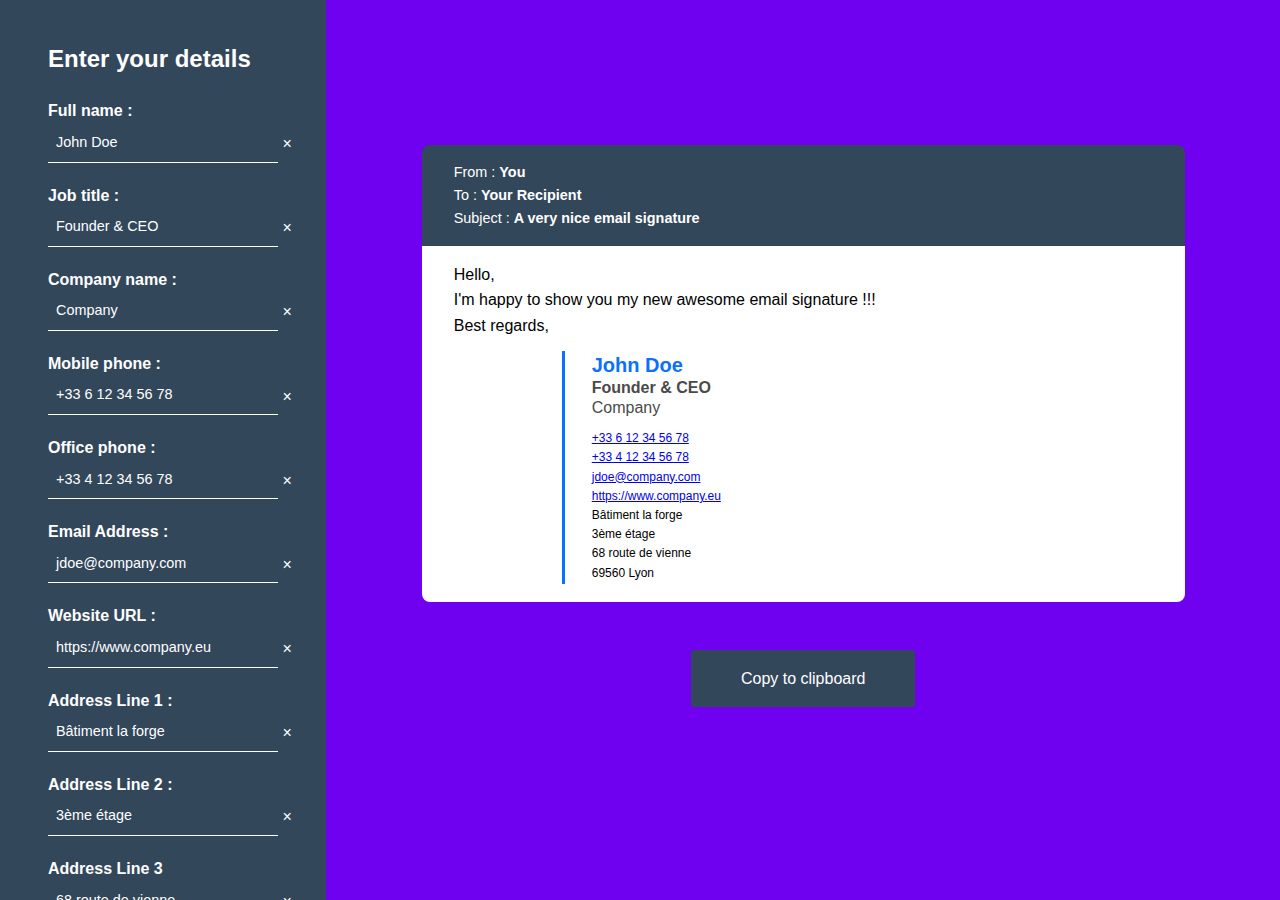
<file: index.html>
<!DOCTYPE html>
<html lang="en">
    <head>
        <meta charset="utf-8">
        <script src="script.js"></script>
        <link href="style.css" type="text/css" rel="stylesheet" /> 
    </head>
    <body>
        <div class="container">
            
            <span id="details" >
                <h2>Enter your details</h2>
                <div id="input_fullName">
                    <h4>Full name :</h4>
                    <div class="inputDetail"><input type="text" value="John Doe"><span class="inputReset">×</span></div>
                </div>
                <div id="input_jobTitle">
                    <h4>Job title  :</h4>
                    <div class="inputDetail"><input type="text" value="Founder & CEO"><span class="inputReset">×</span></div>
                </div>
                <div id="input_company">
                    <h4>Company name :</h4>
                    <div class="inputDetail"><input type="text" value="Company"><span class="inputReset">×</span></div>
                </div>
                <div id="input_phoneMobile">
                    <h4>Mobile phone :</h4>
                    <div class="inputDetail"><input type="text" value="+33 6 12 34 56 78"><span class="inputReset">×</span></div>
                </div>
                <div id="input_phoneOffice">
                    <h4>Office phone :</h4>
                    <div class="inputDetail"><input type="text" value="+33 4 12 34 56 78"><span class="inputReset">×</span></div>
                </div>
                <div id="input_email">
                    <h4>Email Address :</h4>
                    <div class="inputDetail"><input type="text" value="jdoe@company.com"><span class="inputReset">×</span></div>
                </div>
                <div id="input_website">
                    <h4>Website URL :</h4>
                    <div class="inputDetail"><input type="text" value="https://www.company.eu"><span class="inputReset">×</span></div>
                </div>
                <div id="input_adressL1">
                    <h4>Address Line 1 :</h4>
                    <div class="inputDetail"><input type="text" value="Bâtiment la forge"><span class="inputReset">×</span></div>
                </div>
                <div id="input_adressL2">
                    <h4>Address Line 2 :</h4>
                    <div class="inputDetail"><input type="text" value="3ème étage"><span class="inputReset">×</span></div>
                </div>
                <div id="input_adressL3">
                    <h4>Address Line 3</h4>
                    <div class="inputDetail"><input type="text" value="68 route de vienne"><span class="inputReset">×</span></div>
                </div>
                <div id="input_zipCity">
                    <h4>ZIP Code & City :</h4>
                    <div class="inputDetail"><input type="text" value="69560 Lyon"><span class="inputReset">×</span></div>
                </div>

                <h2>Upload your images</h2>
                <div id ="input_persoPict" >
                    <h4>Profile picture :</h4>
                    <div class="inputDetail"><input type="file" accept=".jpg,.jpeg,.png" value="./img/default_user.png"><span class="inputReset">×</span></div>
                </div>
                <div id ="input_compaLogo">
                    <h4>Company logo :</h4>
                    <div class="inputDetail"><input type="file" accept=".jpg,.jpeg,.png" value="./img/default_logo.png"><span class="inputReset">×</span></div>
                </div>

                <h2>Select colors</h2>
                <div class="inputColor" id="primaColor">
                    <h4>Primary color :</h4>
                    <div><input  type="color" value="#0A70FF"></div>
                </div>
                <div class="inputColor" id="secondColor">
                    <h4>Secondary color :</h4>
                    <div><input type="color" value="#4A4A4A"></div>
                </div>

            </span>
            <section class="visualise">
                <div class="frame">
                    <div class="frameHeader">
                        <span>From : <strong> You</strong></span>
                        <span>To : <strong> Your Recipient</strong></span>
                        <span>Subject : <strong> A very nice email signature</strong></span>
                    </div>
                    <div class="frameBody">
                        Hello, <br>
                        I'm happy to show you my new awesome email signature !!!<br>
                        Best regards,


                        <!-- Signature email -->
                        <div id="emailSign">
                            <html>
                                <head>
                                    <meta charset="utf-8">
                                </head>
                                <body>
                                    <table>
                                        <tr>
                                            <td valign="top" halign="center" width=80>
                                                <table>
                                                    <tr><td><img id="sign_persoPict" src="./img/default_user.png" width="80" height="80"></td></tr>
                                                    <tr height=10></tr>
                                                    <tr><td><img id="sign_compaLogo" src="./img/default_logo.png" width="80" height="80"></td></tr>
                                                </table>
                                            </td>
                                            <td valign="top" class="primaBorder" width="20" style="border-right:solid 3px; border-color: #0A70FF; Margin:0;">
                                            <td width="20"></td>
                                            <td valign="top">
                                                <div style="line-height:1.3; font-size:16px;">
                                                    <div id="sign_fullName" class="primaColor" style="font-size:20px; font-weight:bold; color:#0A70FF">John Do</div>
                                                    <div id="sign_jobTitle" class="secondColor" style="font-weight:bold; color: #4A4A4A;">Founder &amp; CEO</div>
                                                    <div id="sign_company" class="secondColor" style="color: #4A4A4A;">Company</div>
                                                </div>
                                                <table style="font-size:12px;" cellspacing="0" cellpadding="0">
                                                    <tr height=10></tr>
                                                    <tr><td id="sign_phoneMobile"><a href="tel:+33612345678">+33 6 12 34 56 78</a></td></tr>
                                                    <tr><td id="sign_phoneOffice"><a href="tel:+33412345678">+33 4 12 34 56 78</a></td></tr>
                                                    <tr><td id="sign_email"><a href="mailto:jdoe@company.com">jdoe@company.com</a></td></tr>
                                                    <tr><td id="sign_website"><a href="https://www.company.com/">www.company.com</a></td></tr>
                                                    <tr><td id="sign_input_adressL1">Bâtiment la forge</td></tr>
                                                    <tr><td id="sign_input_adressL2">3ème étage</td></tr>
                                                    <tr><td id="sign_input_adressL3">68 route de vienne</td></tr>
                                                    <tr><td id="sign_zipCity">69560 Lyon</td></tr>
                                                </table>
                                            </td>
                                        </tr>
                                    </table>
                                </body>
                            </html>
                        </div>
                    </div>
                    <div class="buttonsLine"><span id="btn_copy" class="primaBtn">Copy to clipboard</span></div>
                </div>
            </section>
        </div>
    </body>
</html>
</file>
<file: style.css>
body{
    margin: 0;
    font-family: Arial, Helvetica, sans-serif;
    line-height: 1.6;
}

.container{
    display: flex;
    height: 100vh;
}

h2{margin: 40px 0 0}
h4{margin: 20px 0 0}

#details{
    order: 1;
    top : 0px;
    left : 0px;
    background-color: #33475b;
    width: 18%;
    max-width: 450px;
    overflow-y: scroll;
    color: #fff;
    padding: 0 3rem;
}

.inputDetail{position: relative;}

.inputDetail span {
    position: absolute;
    line-height: 40px;
    margin-left: 0.25em;
    cursor: pointer;
}

.inputDetail input{
    display: inline-block;
    width: 100%;
    text-indent: 8px;
    padding: 0.5rem 0px;
    border-color: currentColor currentColor #fff;
    border-style: none none solid;
    border-width: 0 0 1px;
    background-color: transparent;
    line-height: 1.5;
    font-size: 0.9rem;
    color: #fff;
}

.inputColor{
    display: flex;
    flex-direction: row;
    align-items: center;
    margin : 20px 0;
}
.inputColor h4{margin : 0;}

.inputColor input{
    margin-left: 0.5rem;
    width: 3rem;
    border: 3px solid #fff;
    padding: 0;
    border-radius: 4px;
    cursor: pointer;
}

.visualise{
    order: 2;
    flex: 1;
    background-color: hsl(268, 100%, 47%);
    display: flex;
    overflow-y:auto;
}

.frame{
    position: relative;
    margin: auto;
    width: 80%;
    border-radius: 8px;
}

.buttonsLine{
    display: flex;
    position: relative;
    margin: 3rem 0px;
    align-items: center;
    justify-content: center;
}

.primaBtn{
    width:10rem;
    text-align: center;

    padding: 1rem 2rem;
    border-radius: 3px;
    color: #fff;
    background-color: #33475b;
    cursor: pointer;
}

.frameHeader{
    display: flex;
    flex-direction: column;
    padding: 1rem 2rem;
    font-size: 0.9rem;
    color: #fff;
    background-color: #33475b;
    border-radius: 8px 8px 0 0;
    border-style : none;
}

.frameBody{
    background-color: #fff;
    border-radius: 0 0 8px 8px;
    padding: 1rem 2rem;
}

#emailSign{margin-top: 10px;}
</file>
